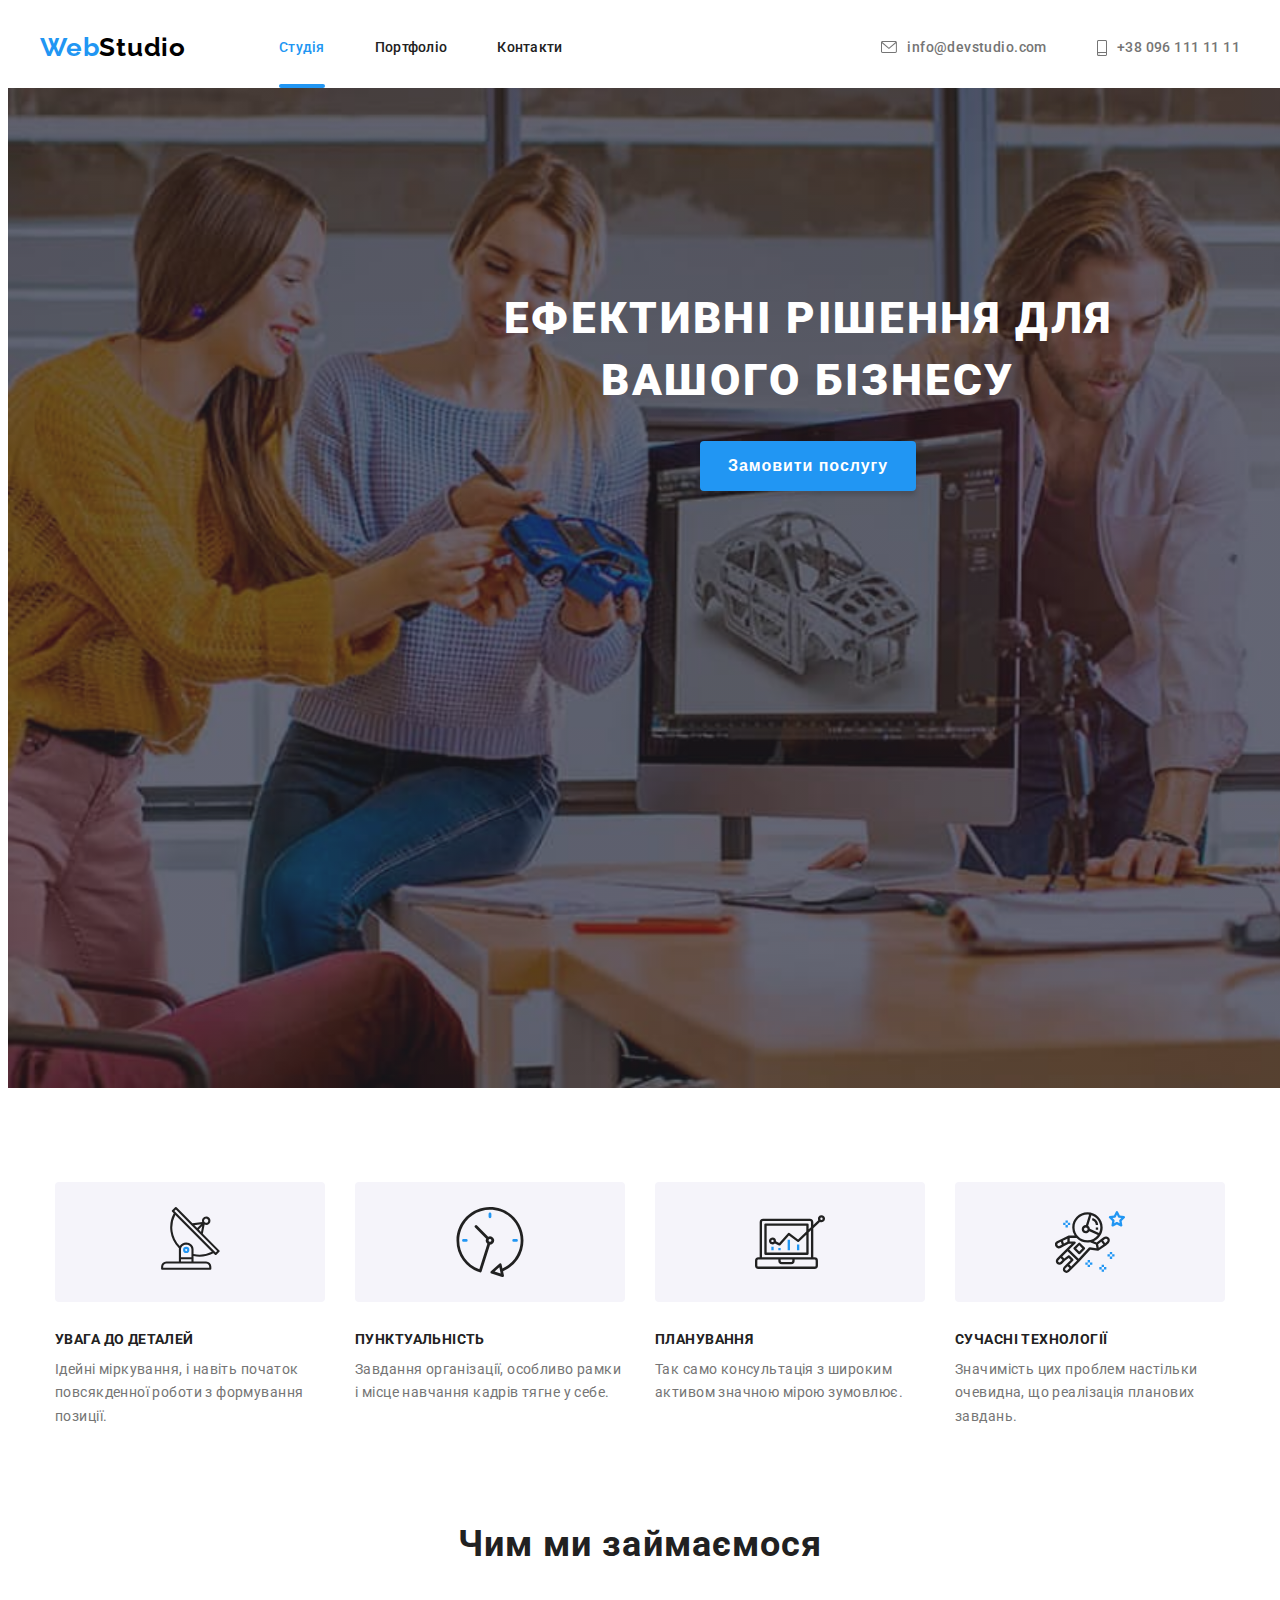
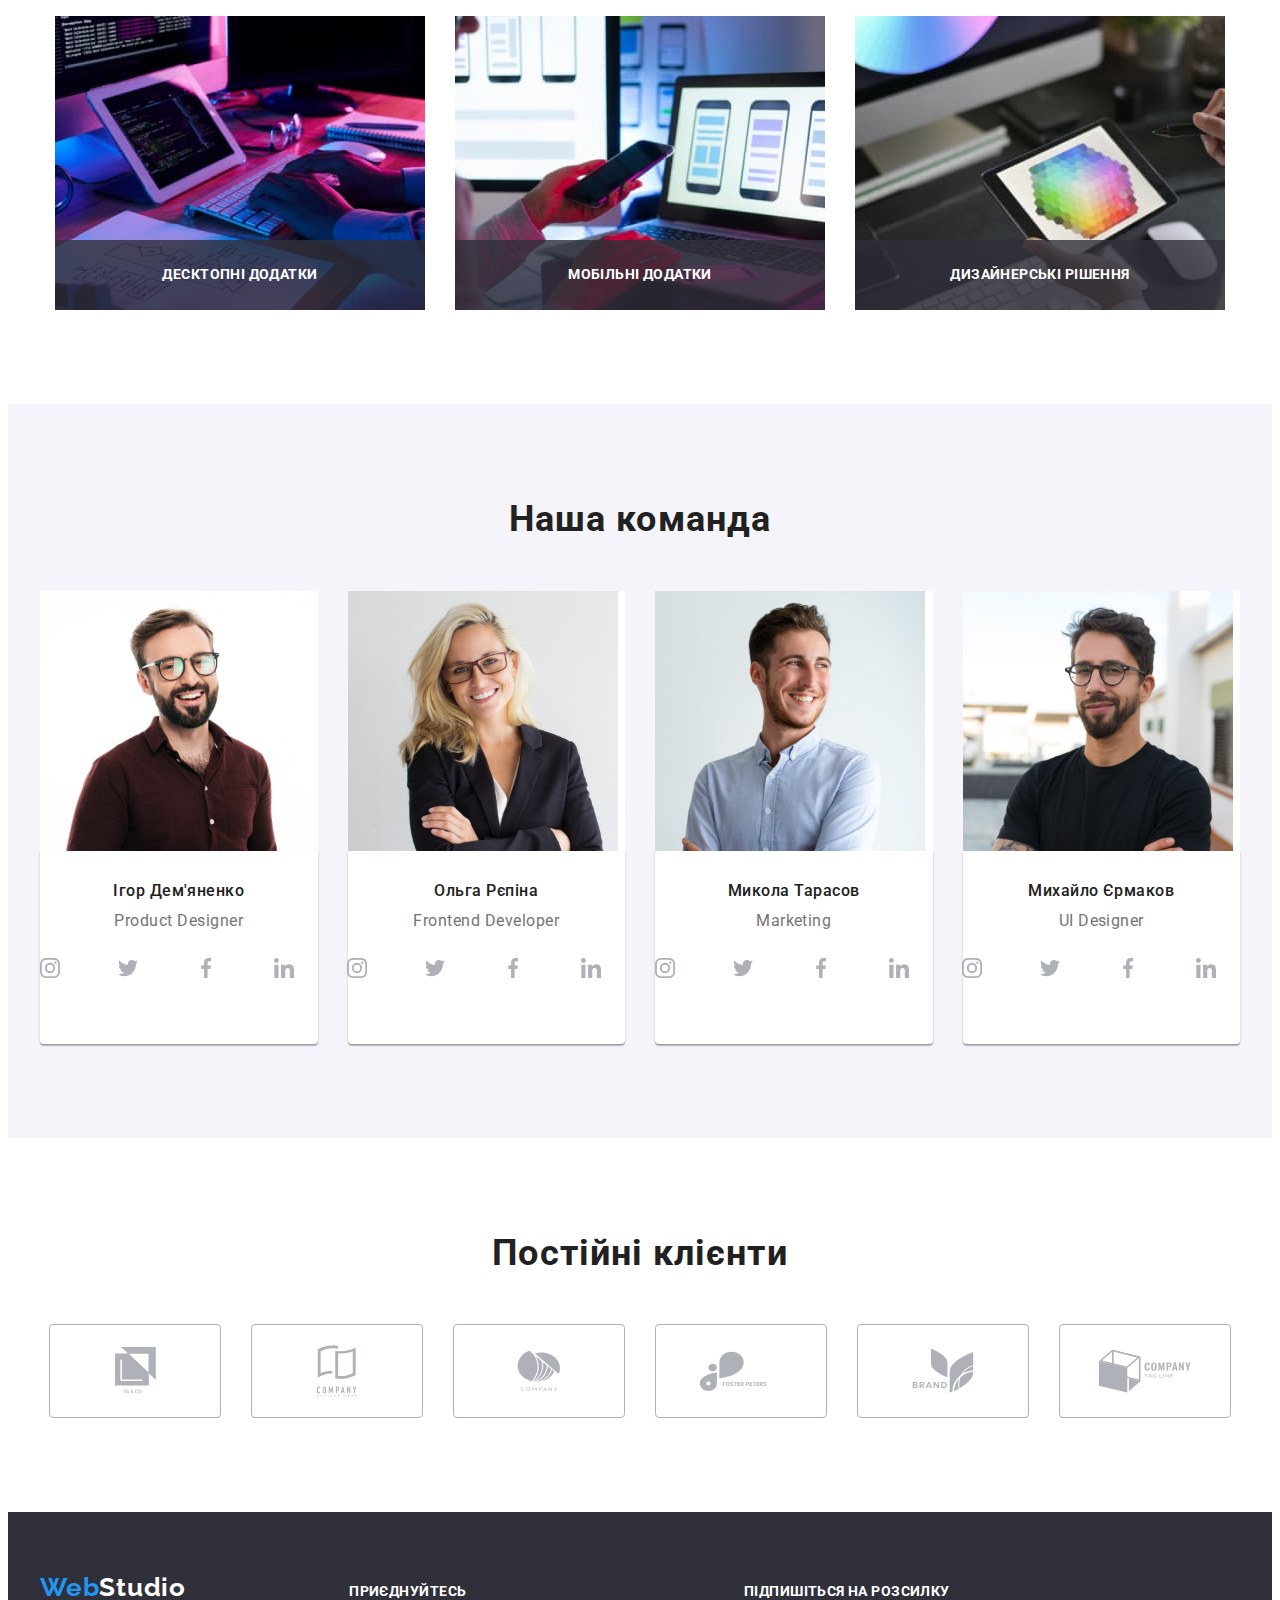
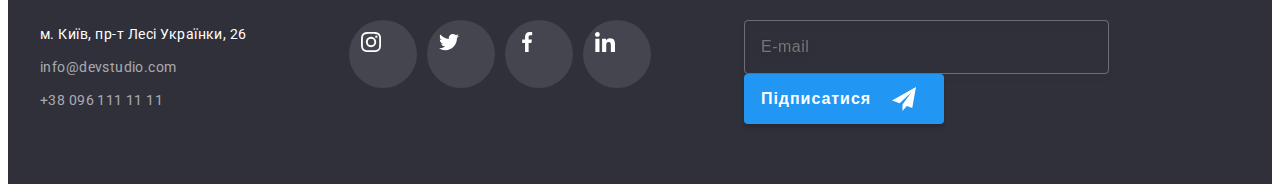
<file: index.html>
<!DOCTYPE html>
<html lang="uk">
<head>
    <meta charset="UTF-8">
    <meta http-equiv="X-UA-Compatible" content="IE=edge">
    <meta name="viewport" content="width=device-width, initial-scale=1.0">
    <title>Студія</title>

    <link rel="stylesheet" href="https://cdnjs.cloudflare.com/ajax/libs/modern-normalize/1.1.0/modern-normalize.min.css"
        integrity="sha512-wpPYUAdjBVSE4KJnH1VR1HeZfpl1ub8YT/NKx4PuQ5NmX2tKuGu6U/JRp5y+Y8XG2tV+wKQpNHVUX03MfMFn9Q=="
        crossorigin="anonymous" referrerpolicy="no-referrer">
    <link rel="preconnect" href="https://fonts.googleapis.com">
    <link rel="preconnect" href="https://fonts.gstatic.com" crossorigin>
    <link href="https://fonts.googleapis.com/css2?family=Raleway:wght@700&family=Roboto:wght@400;500;700;900&display=swap"
        rel="stylesheet">
    <link rel="stylesheet" href="./css/main.min.css">
</head>
<body>
    <!-- Шапка сторінки -->
    <header class="header-container">
        <div class="container header-wrap">
            <a href="/" lang="en" class="logo">Web<span class="logo__item--black">Studio</span></a>
            <nav>
                <ul class="nav">
                    <li><a class="nav__link nav__link--current" href="./">Студія</a></li>
                    <li><a class="nav__link" href="./portfolio.html">Портфоліо</a></li>
                    <li><a class="nav__link" href="">Контакти</a></li>
                </ul>
            </nav>
            <ul class="header-contacts">
                <li><a href="mailto:info@devstudio.com" class="header-contacts__link">
                    <svg aria-label="конверт" class="header-contacts__icon-envelope" width="16px" height="12px">
                        <use href="./images/sprite.svg#envelope"></use>
                    </svg>
                    info@devstudio.com</a>
                </li>
                <li><a href="tel:+380961111111" class="header-contacts__link">
                        <svg aria-label="смартфон" class="header-contacts__icon-smartphone" width="10px" height="16px">
                            <use href="./images/sprite.svg#smartphone"></use>
                        </svg>
                        +38 096 111 11 11
                    </a>
                </li>
            </ul>
        </div>
    </header>

    <main>
        <!-- Герой-->
        <section class="hero-container">
            <div class="container">
                <h1 class="container__hero-title">Ефективні рішення для<br>вашого бізнесу</h1>
                <button type="button" class="button button--wide" data-modal-open>Замовити послугу</button>
                <!-- Модальне вікно-->
                <div class="backdrop is-hidden" data-modal>
                    <div class="modal">
                        <button type="button" class="modal__close-btn" data-modal-close>
                            <svg aria-label="закрити" width="11px" height="11px">
                                <use href="./images/sprite.svg#close-modal-button"></use>
                            </svg>
                        </button>
                        <form name="application-form" class="application-form" autocomplete="off">
                            <p class="application-form__header">Залиште свої дані, ми вам передзвонимо</p>
                            <label class="application-form__label">
                                <span class="application-form__label-text">Ім'я</span>
                                <span class="application-form__input-wrapper">
                                    <input type="text" class="application-form__input" name="username" autofocus required>
                                    <svg aria-label="людина" class="application-form__icon" width="18px" height="18px">
                                        <use href="./images/sprite.svg#modal-icon-person"></use>
                                    </svg>
                                </span>
                            </label>
                            <label class="application-form__label">
                                <span class="application-form__label-text">Телефон</span>
                                <span class="application-form__input-wrapper">
                                    <input type="tel" class="application-form__input" name="phone" required>
                                    <svg aria-label="слухавка телефону" class="application-form__icon" width="18px" height="18px">
                                        <use href="./images/sprite.svg#modal-icon-phone"></use>
                                    </svg>
                                </span>
                            </label>
                            <label class="application-form__label"> 
                                <span class="application-form__label-text">Пошта</span>
                                <span class="application-form__input-wrapper">
                                    <input type="email" class="application-form__input" name="email" required/>
                                    <svg aria-label="конверт" class="application-form__icon" width="18px" height="18px">
                                        <use href="./images/sprite.svg#modal-icon-email"></use>
                                    </svg>
                                </span>
                            </label>
                            <label class="application-form__label">
                                <span class="application-form__label-text">Коментар</span>
                                <textarea name="form-comment" class="application-form__comment" placeholder="Введіть текст"></textarea>
                            </label>
                            <label class="application-form__label-terms">
                                <input type="checkbox" name="application-form-checkbox" value="accept" class="application-form__checkbox"/>Погоджуюся з розсилкою та приймаю <a href="" class="application-form__agreement-link">Умови договору</a>
                                <svg aria-label="мітка" class="application-form__checkbox-icon" width="16px" height="15px">
                                    <use href="./images/sprite.svg#application-form-checkbox-icon"></use>
                                </svg>
                            </label>
                            <button type="submit" class="button button--narrow">Відправити</button>
                        </form>
                    </div>
                </div>
            </div>
        </section>

            <!-- Переваги студії -->
        <section class="advant-container">
            <div class="container">
                <h2 hidden>Цінності студії</h2>
                <ul class="advant-list">
                    <li class="advant-list__item">
                        <div class="advant-list__icon-wrap">
                        <svg aria-label="антена" width="70px" height="70px">
                            <use href="./images/sprite.svg#antenna"></use>
                        </svg>
                        </div>
                        <h2 class="advant-list__title">УВАГА ДО ДЕТАЛЕЙ</h2>
                        <p class="advant-list__desc">Ідейні міркування, і навіть початок повсякденної роботи з формування позиції.</p>
                    </li>
                    <li class="advant-list__item">
                        <div class="advant-list__icon-wrap">
                            <svg aria-label="годинник" width="70px" height="70px">
                                <use href="./images/sprite.svg#clock"></use>
                            </svg>
                        </div>
                        <h2 class="advant-list__title">ПУНКТУАЛЬНІСТЬ</h2>
                        <p class="advant-list__desc">Завдання організації, особливо рамки і місце навчання кадрів тягне у себе.</p>
                    </li>
                    <li class="advant-list__item">
                        <div class="advant-list__icon-wrap">
                            <svg aria-label="діаграма" width="70px" height="70px">
                                <use href="./images/sprite.svg#diagram"></use>
                            </svg>
                        </div>    
                        <h2 class="advant-list__title">ПЛАНУВАННЯ</h2>
                        <p class="advant-list__desc">Так само консультація з широким активом значною мірою зумовлює.</p>
                    </li>
                    <li class="advant-list__item">
                        <div class="advant-list__icon-wrap">
                            <svg aria-label="астронавт" width="70px" height="70px">
                                <use href="./images/sprite.svg#astronaut"></use>
                            </svg>
                        </div>
                        <h2 class="advant-list__title">СУЧАСНІ ТЕХНОЛОГІЇ</h2>
                        <p class="advant-list__desc">Значимість цих проблем настільки очевидна, що реалізація планових завдань.</p>
                    </li>
                </ul>
            </div>
        </section>

            <!-- Напрями діяльності студії -->
        <section class="activities-container">
            <div class="container">
                <h2 class="container__activities-section-title">Чим ми займаємося</h2>
                <ul class="activities-list">
                    <li class="activities-list__item">
                        <img src="./images/typing-on-a-keyboard-1.jpg" alt="typing-on-a-keyboard" width="370">
                        <div class="activities-list__overley">Десктопні додатки</div>
                    </li>
                    <li class="activities-list__item">
                        <img src="./images/working-on-a-notebook-2.jpg" alt="working-on-a-notebook" width="370">
                        <div class="activities-list__overley">Мобільні додатки</div>
                    </li>
                    <li class="activities-list__item">
                        <img src="./images/working-on-a-tablet-3.jpg" alt="working-on-a-tablet" width="370">
                        <div class="activities-list__overley">Дизайнерські рішення</div>
                    </li>
                </ul>
            </div>
        </section>

        <!-- Команда студії -->
        <section class="team-container">
            <div class="container">
                <h2 class="container__team-section-title">Наша команда</h2>
                <ul class="team-list">
                    <li class="team-list__item">
                        <img class="team-list__image" src="./images/team-card-1.jpg" alt="team-card-1" width="270">
                        <div class="team-list__meta">
                            <h3 class="team-list__name">Ігор Дем'яненко</h3>
                            <p class="team-list__position">Product Designer</p>
                            <ul class="soc-list">
                                <li class="soc-list__item">
                                    <a href="" class="soc-list__link soc-list__link--light-bgr">
                                        <svg aria-label="instagram" class="icon-instagram" width="20px" height="20px">
                                            <use href="./images/sprite.svg#instagram"></use>
                                        </svg>
                                    </a>
                                </li>
                                <li class="soc-list__item">
                                    <a href="" class="soc-list__link soc-list__link--light-bgr">
                                        <svg aria-label="twitter" class="icon-twitter" width="20px" height="20px">
                                            <use href="./images/sprite.svg#twitter"></use>
                                        </svg>
                                    </a>
                                </li>
                                <li class="soc-list__item">
                                    <a href="" class="soc-list__link soc-list__link--light-bgr">
                                        <svg aria-label="facebook" class="icon-facebook" width="20px" height="20px">
                                            <use href="./images/sprite.svg#facebook"></use>
                                        </svg>
                                    </a>
                                </li>
                                <li class="soc-list__item">
                                    <a href="" class="soc-list__link soc-list__link--light-bgr">
                                        <svg aria-label="linkedin" class="icon-linkedin" width="20px" height="20px">
                                            <use href="./images/sprite.svg#linkedin"></use>
                                        </svg>
                                    </a>
                                </li>
                            </ul>
                        </div>
                    </li>
                    <li class="team-list__item">
                        <img class="team-list__image" src="./images/team-card-2.jpg" alt="team-card-2" width="270">
                        <div class="team-list__meta">
                            <h3 class="team-list__name">Ольга Рєпіна</h3>
                            <p class="team-list__position">Frontend Developer</p>
                            <ul class="soc-list">
                                <li class="soc-list__item">
                                    <a href="" class="soc-list__link soc-list__link--light-bgr">
                                        <svg aria-label="instagram" class="icon-instagram" width="20px" height="20px">
                                            <use href="./images/sprite.svg#instagram"></use>
                                        </svg>
                                    </a>
                                </li>
                                <li class="soc-list__item">
                                    <a href="" class="soc-list__link soc-list__link--light-bgr">
                                        <svg aria-label="twitter" class="icon-twitter" width="20px" height="20px">
                                            <use href="./images/sprite.svg#twitter"></use>
                                        </svg>
                                    </a>
                                </li>
                                <li class="soc-list__item">
                                    <a href="" class="soc-list__link soc-list__link--light-bgr">
                                        <svg aria-label="facebook" class="icon-facebook" width="20px" height="20px">
                                            <use href="./images/sprite.svg#facebook"></use>
                                        </svg>
                                    </a>
                                </li>
                                <li class="soc-list__item">
                                    <a href="" class="soc-list__link soc-list__link--light-bgr">
                                        <svg aria-label="linkedin" class="icon-linkedin" width="20px" height="20px">
                                            <use href="./images/sprite.svg#linkedin"></use>
                                        </svg>
                                    </a>
                                </li>
                            </ul>
                        </div>
                    </li>
                    <li class="team-list__item">
                        <img class="team-list__image" src="./images/team-card-3.jpg" alt="team-card-3" width="270">
                        <div class="team-list__meta">
                            <h3 class="team-list__name">Микола Тарасов</h3>
                            <p class="team-list__position">Marketing</p>
                            <ul class="soc-list">
                                <li class="soc-list__item">
                                    <a href="" class="soc-list__link soc-list__link--light-bgr">
                                        <svg aria-label="instagram" class="icon-instagram" width="20px" height="20px">
                                            <use href="./images/sprite.svg#instagram"></use>
                                        </svg>
                                    </a>
                                </li>
                                <li class="soc-list__item">
                                    <a href="" class="soc-list__link soc-list__link--light-bgr">
                                        <svg aria-label="twitter" class="icon-twitter" width="20px" height="20px">
                                            <use href="./images/sprite.svg#twitter"></use>
                                        </svg>
                                    </a>
                                </li>
                                <li class="soc-list__item">
                                    <a href="" class="soc-list__link soc-list__link--light-bgr">
                                        <svg aria-label="facebook" class="icon-facebook" width="20px" height="20px">
                                            <use href="./images/sprite.svg#facebook"></use>
                                        </svg>
                                    </a>
                                </li>
                                <li class="soc-list__item">
                                    <a href="" class="soc-list__link soc-list__link--light-bgr">
                                        <svg aria-label="linkedin" class="icon-linkedin" width="20px" height="20px">
                                            <use href="./images/sprite.svg#linkedin"></use>
                                        </svg>
                                    </a>
                                </li>
                            </ul>
                        </div>
                    </li>
                    <li class="team-list__item">
                        <img class="team-list__image" src="./images/team-card-4.jpg" alt="team-card-4" width="270">
                        <div class="team-list__meta">
                            <h3 class="team-list__name">Михайло Єрмаков</h3>
                            <p class="team-list__position">UI Designer</p>
                            <ul class="soc-list">
                                <li class="soc-list__item">
                                    <a href="" class="soc-list__link soc-list__link--light-bgr">
                                        <svg aria-label="instagram" class="icon-instagram" width="20px" height="20px">
                                            <use href="./images/sprite.svg#instagram"></use>
                                        </svg>
                                    </a>
                                </li>
                                <li class="soc-list__item">
                                    <a href="" class="soc-list__link soc-list__link--light-bgr">
                                        <svg aria-label="twitter" class="icon-twitter" width="20px" height="20px">
                                            <use href="./images/sprite.svg#twitter"></use>
                                        </svg>
                                    </a>
                                </li>
                                <li class="soc-list__item">
                                    <a href="" class="soc-list__link soc-list__link--light-bgr"> 
                                        <svg aria-label="facebook" class="icon-facebook" width="20px" height="20px">
                                            <use href="./images/sprite.svg#facebook"></use>
                                        </svg>
                                    </a>
                                </li>
                                <li class="soc-list__item">
                                    <a href="" class="soc-list__link soc-list__link--light-bgr">
                                        <svg aria-label="linkedin" class="icon-linkedin" width="20px" height="20px">
                                            <use href="./images/sprite.svg#linkedin"></use>
                                        </svg>
                                    </a>
                                </li>
                            </ul>
                        </div>
                    </li>
                </ul>
            </div>
        </section>
        <!-- Постійні клієнти -->
        <section class="clients-container">
            <div class="container">
                <h2 class="container__clients-section-title">Постійні клієнти</h2>
                <ul class="clients-list">
                    <li class="clients-list__item">
                        <a href="" class="clients-list__link">
                            <svg aria-label="YA & CO" class="icon-client1" width="41px" height="46.7px">
                                <use href="./images/sprite.svg#client-1"></use>
                            </svg>
                        </a>
                    </li>
                    <li class="clients-list__item">
                        <a href="" class="clients-list__link">
                            <svg aria-label="Company Tagline Here" class="icon-client2" width="40px" height="52px">
                                <use href="./images/sprite.svg#client-2"></use>
                            </svg>
                        </a>
                    </li>
                    <li class="clients-list__item">
                        <a href="" class="clients-list__link">
                            <svg aria-label="Company" class="icon-client3" width="43.46px" height="41.18px">
                                <use href="./images/sprite.svg#client-3"></use>
                            </svg>
                        </a>
                    </li>
                    <li class="clients-list__item">
                        <a href="" class="clients-list__link">
                            <svg aria-label="FOSTER PETERS" class="icon-client4" width="84.44px" height="40.62px">
                                <use href="./images/sprite.svg#client-4"></use>
                            </svg>
                        </a>
                    </li>
                    <li class="clients-list__item">
                        <a href="" class="clients-list__link">
                            <svg aria-label="Brand" class="icon-client5" width="62.54px" height="45.43px">
                                <use href="./images/sprite.svg#client-5"></use>
                            </svg>
                        </a>
                    </li>
                    <li class="clients-list__item">
                        <a href="" class="clients-list__link">
                            <svg aria-label="Company Tag Line" class="icon-client6" width="93.79px" height="43.93px">
                                <use href="./images/sprite.svg#client-6"></use>
                            </svg>
                        </a>
                    </li>
                </ul>
            </div>
        </section>
    </main>
    <!-- Підвал сторінки -->
    <footer class="footer-container">
        <div class="container footer-wrap">
            <div>
                <a href="/" lang="en" class="logo">Web<span class="logo__item--white">Studio</span></a>
                <address class="address-wrap">
                    <ul class="footer-contacts">
                        <li><a href="https://goo.gl/maps/rDy1vXwuBz4z4Ud97" class="footer-contacts__address-link">м. Київ, пр-т Лесі Українки, 26</a>
                        </li>
                        <li><a href="mailto:info@devstudio.com" class="footer-contacts__link">info@devstudio.com</a></li>
                        <li><a href="tel:+380961111111" class="footer-contacts__link">+38 096 111 11 11</a></li>
                    </ul>
                </address>
            </div>
            <div class="soc-wrap">
                <p class="soc-wrap__text">приєднуйтесь</p>
                <ul class="soc-list">
                    <li>
                        <a href="" class="soc-list__link soc-list__link--dark-bgr">
                            <svg aria-label="instagram" class="icon-instagram" width="20px" height="20px">
                                <use href="./images/sprite.svg#instagram"></use>
                            </svg>
                        </a>
                    </li>
                    <li>
                        <a href="" class="soc-list__link soc-list__link--dark-bgr">
                            <svg aria-label="twitter" class="icon-twitter" width="20px" height="20px">
                                <use href="./images/sprite.svg#twitter"></use>
                            </svg>
                        </a>
                    </li>
                    <li>
                        <a href="" class="soc-list__link soc-list__link--dark-bgr">
                            <svg aria-label="facebook" class="icon-facebook" width="20px" height="20px">
                                <use href="./images/sprite.svg#facebook"></use>
                            </svg>
                        </a>
                    </li>
                    <li>
                        <a href="" class="soc-list__link soc-list__link--dark-bgr">
                            <svg aria-label="linkedin" class="icon-linkedin" width="20px" height="20px">
                                <use href="./images/sprite.svg#linkedin"></use>
                            </svg>
                        </a>
                    </li>
                </ul>
            </div>
            <div class="signup-form">
                <form name="signup-form" autocomplete="off">
                    <p class="signup-form__text">Підпишіться на розсилку</p>
                    <label class="signup-form__label">
                        <input type="email" name="email" placeholder="E-mail" class="signup-form__input">
                    </label>
                    <div class="signup-form__btn-wrap">
                    <button type="submit" class="signup-form__btn">Підписатися</button>
                    <svg aria-label="паперовий літачок" class="signup-form__btn-icon" width="24px" height="24px">
                        <use href="./images/sprite.svg#icon-send"></use>
                    </svg> 
                    </div>
                </form>
            </div>
        </div>
    </footer>
    <script src="./js/modal.js"></script>
</body>
</html>
</file>
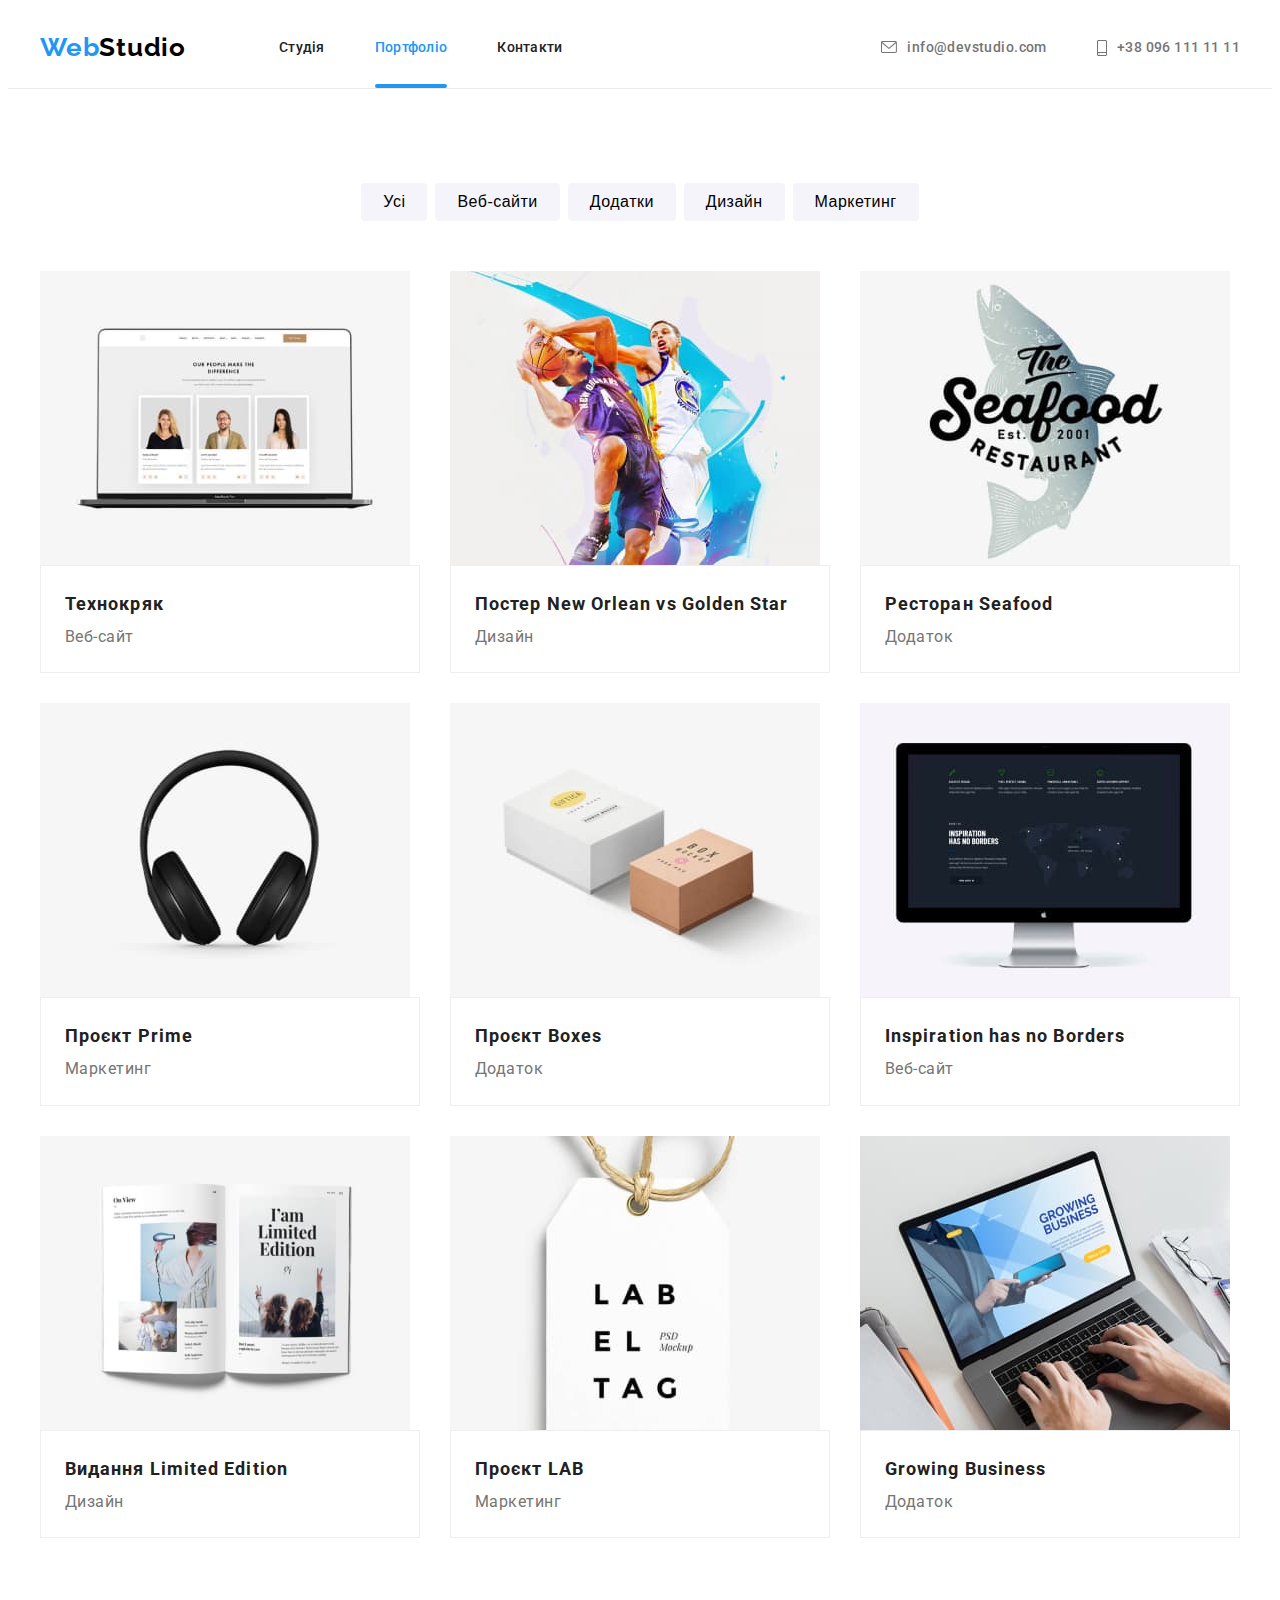
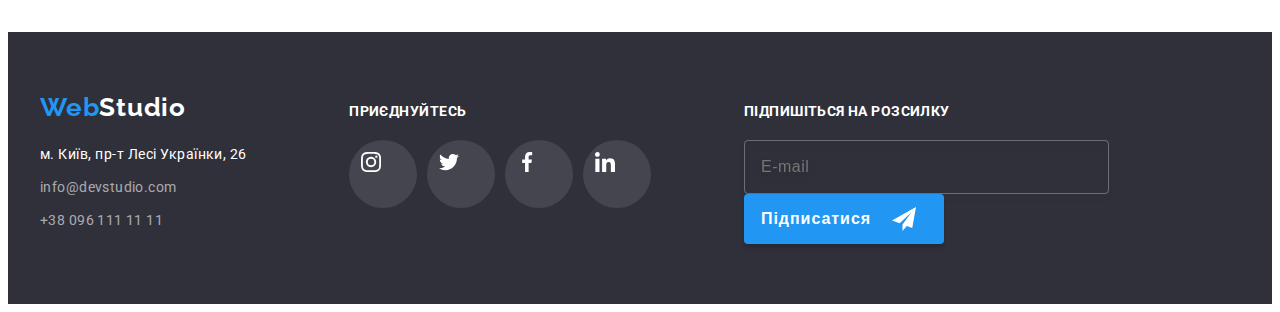
<file: portfolio.html>
<!DOCTYPE html>
<html lang="uk">
<head>
    <meta charset="UTF-8">
    <meta http-equiv="X-UA-Compatible" content="IE=edge">
    <meta name="viewport" content="width=device-width, initial-scale=1.0">
    <title>Портфоліо</title>
    <link rel="stylesheet" href="https://cdnjs.cloudflare.com/ajax/libs/modern-normalize/1.1.0/modern-normalize.min.css"
        integrity="sha512-wpPYUAdjBVSE4KJnH1VR1HeZfpl1ub8YT/NKx4PuQ5NmX2tKuGu6U/JRp5y+Y8XG2tV+wKQpNHVUX03MfMFn9Q=="
        crossorigin="anonymous" referrerpolicy="no-referrer">
    <link rel="preconnect" href="https://fonts.googleapis.com">
    <link rel="preconnect" href="https://fonts.gstatic.com" crossorigin>
    <link href="https://fonts.googleapis.com/css2?family=Raleway:wght@700&family=Roboto:wght@400;500;700;900&display=swap"
        rel="stylesheet">
    <link rel="stylesheet" href="./css/main.min.css">
</head>
<body>
    <!-- Шапка сторінки -->
    <header class="header-container portfolio-header">
        <div class="container header-wrap">
            <a href="/" lang="en" class="logo">Web<span class="logo__item--black">Studio</span></a>
            <nav>
                <ul class="nav">
                    <li><a class="nav__link" href="./index.html">Студія</a></li>
                    <li><a class="nav__link nav__link--current" href="">Портфоліо</a></li>
                    <li><a class="nav__link" href="">Контакти</a></li>
                    </ul>
            </nav>
            <ul class="header-contacts">
                <li><a href="mailto:info@devstudio.com" class="header-contacts__link">
                    <svg aria-label="конверт" class="header-contacts__icon-envelope" width="16px" height="12px">
                        <use href="./images/sprite.svg#envelope"></use>
                    </svg>
                    info@devstudio.com</a>
                </li>
                <li><a href="tel:+380961111111" class="header-contacts__link">
                    <svg aria-label="смартфон" class="header-contacts__icon-smartphone" width="10px" height="16px">
                        <use href="./images/sprite.svg#smartphone"></use>
                    </svg>
                    +38 096 111 11 11</a>
                </li>
            </ul>
        </div>
    </header>
    <main>
        <section class="main-container">
            <div class="container">
                <!-- Кнопки -->
                <ul class="portfolio-btn-list">
                    <li>
                        <button type="button" class="portfolio-btn-list__item">Усі</button>
                    </li>
                    <li>
                        <button type="button" class="portfolio-btn-list__item">Веб-сайти</button>
                    </li>
                    <li>
                        <button type="button" class="portfolio-btn-list__item">Додатки</button>
                    </li>
                    <li>
                        <button type="button" class="portfolio-btn-list__item">Дизайн</button>
                    </li>
                    <li>
                        <button type="button" class="portfolio-btn-list__item">Маркетинг</button>
                    </li>
                </ul>
                <!-- Проекти -->
                <div class="projects-container">
                    <ul class="projects-set">
                        <li class="projects-set__item">
                            <div class="project-item-visual">
                                <img class="project-item-visual__image" src="./images/notebook-screen.jpg" alt="екран ноутбука" width="370">
                                <div class="project-item-visual__overley">
                                    <p>Ресурс пропонує комплексні пропозиції з різним рівнем функціоналу та сервісів. Все це дозволить відвідувачу отримати
                                    вичерпні відомості про компанію чи приватну особу.</p>
                                </div>
                            </div>
                            <div class="project-item-meta">
                                <h1 class="project-item-meta__title">Технокряк</h1>
                                <p class="project-item-meta__text">Веб-сайт</p>
                            </div>
                        </li>
                        <li class="projects-set__item">
                            <div class="project-item-visual">
                                <img class="project-item-visual__image" src="./images/2-basketboll-players.jpg" alt="постер з 2-ма баскетболістами" width="370">
                                <div class="project-item-visual__overley">
                                    <p>Ресурс пропонує комплексні пропозиції з різним рівнем функціоналу та сервісів. Все це дозволить відвідувачу
                                    отримати вичерпні відомості про компанію чи приватну особу.</p>
                                </div>
                            </div>
                            <div class="project-item-meta">
                                <h1 class="project-item-meta__title">Постер New Orlean vs Golden Star</h1>
                                <p class="project-item-meta__text">Дизайн</p>
                            </div>
                        </li>
                        <li class="projects-set__item">
                            <div class="project-item-visual">
                                <img class="project-item-visual__image" src="./images/seafood-restorant-poster.jpg" alt="емблема ресторана з рибою" width="370">
                                <div class="project-item-visual__overley">
                                    <p>Ресурс пропонує комплексні пропозиції з різним рівнем функціоналу та сервісів. Все це дозволить відвідувачу
                                        отримати вичерпні відомості про компанію чи приватну особу.</p>
                                </div>
                            </div>
                            <div class="project-item-meta">
                                <h1 class="project-item-meta__title">Ресторан Seafood</h1>
                                <p class="project-item-meta__text">Додаток</p>
                            </div>
                        </li>
                        <li class="projects-set__item">
                            <div class="project-item-visual">
                                <img class="project-item-visual__image" src="./images/headphones.jpg" alt="навушники" width="370">
                                <div class="project-item-visual__overley">
                                    <p>Ресурс пропонує комплексні пропозиції з різним рівнем функціоналу та сервісів. Все це дозволить відвідувачу
                                    отримати вичерпні відомості про компанію чи приватну особу.</p>
                                </div>
                            </div>
                            <div class="project-item-meta">
                                <h1 class="project-item-meta__title">Проєкт Prime</h1>
                                <p class="project-item-meta__text">Маркетинг</p>
                            </div>
                        </li>
                        <li class="projects-set__item">
                            <div class="project-item-visual">
                                <img class="project-item-visual__image" src="./images/boxes.jpg" alt="коробки" width="370">
                                <div class="project-item-visual__overley">
                                    <p>Ресурс пропонує комплексні пропозиції з різним рівнем функціоналу та сервісів. Все це дозволить відвідувачу
                                        отримати вичерпні відомості про компанію чи приватну особу.</p>
                                </div>
                            </div>
                            <div class="project-item-meta">
                                <h1 class="project-item-meta__title">Проєкт Boxes</h1>
                                <p class="project-item-meta__text">Додаток</p>
                            </div>
                        </li>
                        <li class="projects-set__item">
                            <div class="project-item-visual">
                                <img class="project-item-visual__image" src="./images/computer-screen.jpg" alt="монітор" width="370">
                                <div class="project-item-visual__overley">
                                    <p>Ресурс пропонує комплексні пропозиції з різним рівнем функціоналу та сервісів. Все це дозволить відвідувачу
                                        отримати вичерпні відомості про компанію чи приватну особу.</p>
                                </div>
                            </div>
                            <div class="project-item-meta">
                                <h1 class="project-item-meta__title">Inspiration has no Borders</h1>
                                <p class="project-item-meta__text">Веб-сайт</p>
                            </div>
                        </li>    
                        <li class="projects-set__item">
                            <div class="project-item-visual">
                                <img class="project-item-visual__image" src="./images/magazine.jpg" alt="журнал" width="370">
                                <div class="project-item-visual__overley">
                                <p>Ресурс пропонує комплексні пропозиції з різним рівнем функціоналу та сервісів. Все це дозволить відвідувачу
                                    отримати вичерпні відомості про компанію чи приватну особу.</p>
                                </div>
                            </div>
                            <div class="project-item-meta">
                                <h1 class="project-item-meta__title">Видання Limited Edition</h1>
                                <p class="project-item-meta__text">Дизайн</p>
                            </div>
                        </li>   
                        <li class="projects-set__item">
                            <div class="project-item-visual">
                                <img class="project-item-visual__image" src="./images/label.jpg" alt="лейбл" width="370">
                                <div class="project-item-visual__overley">
                                    <p>Ресурс пропонує комплексні пропозиції з різним рівнем функціоналу та сервісів. Все це дозволить відвідувачу
                                        отримати вичерпні відомості про компанію чи приватну особу.</p>
                                </div>
                            </div>
                            <div class="project-item-meta">
                                <h1 class="project-item-meta__title">Проєкт LAB</h1>
                                <p class="project-item-meta__text">Маркетинг</p>
                            </div>
                        </li>    
                        <li class="projects-set__item">
                            <div class="project-item-visual">
                                <img class="project-item-visual__image" src="./images/typing-on-a-notebook.jpg" alt="ноутбук" width="370">
                                <div class="project-item-visual__overley">
                                    <p>Ресурс пропонує комплексні пропозиції з різним рівнем функціоналу та сервісів. Все це дозволить відвідувачу
                                        отримати вичерпні відомості про компанію чи приватну особу.</p>
                                </div>
                            </div>
                            <div class="project-item-meta">
                                <h1 class="project-item-meta__title">Growing Business</h1>
                                <p class="project-item-meta__text">Додаток</p>
                            </div>
                        </li>
                    </ul>
                </div>
            </div>
        </section>
    </main>
    <!-- Підвал сторінки -->
    <footer class="footer-container">
        <div class="container footer-wrap">
            <div>
                <a href="/" lang="en" class="logo">Web<span class="logo__item--white">Studio</span></a>
                <address class="address-wrap">
                    <ul class="footer-contacts">
                        <li><a href="https://goo.gl/maps/rDy1vXwuBz4z4Ud97" class="footer-contacts__address-link">м. Київ, пр-т Лесі Українки, 26</a></li>
                        <li><a href="mailto:info@devstudio.com" class="footer-contacts__link">info@devstudio.com</a></li>
                        <li><a href="tel:+380961111111" class="footer-contacts__link">+38 096 111 11 11</a></li>
                    </ul>
                </address>
            </div>
            <div class="soc-wrap">
                <p class="soc-wrap__text">приєднуйтесь</p>
                <ul class="soc-list">
                    <li>
                        <a href="" class="soc-list__link soc-list__link--dark-bgr">
                            <svg aria-label="instagram" class="icon-instagram" width="20px" height="20px">
                                <use href="./images/sprite.svg#instagram"></use>
                            </svg>
                        </a>
                    </li>
                    <li>
                        <a href="" class="soc-list__link soc-list__link--dark-bgr">
                            <svg aria-label="twitter" class="icon-twitter" width="20px" height="20px">
                                <use href="./images/sprite.svg#twitter"></use>
                            </svg>
                        </a>
                    </li>
                    <li>
                        <a href="" class="soc-list__link soc-list__link--dark-bgr">
                            <svg aria-label="facebook" class="icon-facebook" width="20px" height="20px">
                                <use href="./images/sprite.svg#facebook"></use>
                            </svg>
                        </a>
                    </li>
                    <li>
                        <a href="" class="soc-list__link soc-list__link--dark-bgr">
                            <svg aria-label="linkedin" class="icon-linkedin" width="20px" height="20px">
                                <use href="./images/sprite.svg#linkedin"></use>
                            </svg>
                        </a>
                    </li>
                </ul>
            </div>
            <div class="signup-form">
                <form name="signup-form" autocomplete="off">
                    <p class="signup-form__text">Підпишіться на розсилку</p>
                    <label class="signup-form__label">
                        <input type="email" name="email" placeholder="E-mail" class="signup-form__input">
                    </label>
                    <div class="signup-form__btn-wrap">
                        <button type="submit" class="signup-form__btn">Підписатися</button>
                        <svg aria-label="паперовий літачок" class="signup-form__btn-icon" width="24px" height="24px">
                            <use href="./images/sprite.svg#icon-send"></use>
                        </svg>
                    </div>
                </form>
            </div>
        </div>
    </footer>
</body>
</html>
</file>
<file: css/main.min.css>
:root {
    --primary-bg-color: #F5F5F5;
    --secondary-bg-color: #F5F4FA;
    --tertiary-bg-and-text-color: #FFFFFF;
    --primary-accent-bg-and-text-color: #2196F3;
    --secondary-accent-bg-color: #188CE8;
    --primary-text-color: #212121;
    --secondary-text-color: #757575;
    --transition-timing-function: cubic-bezier(0.4, 0, 0.2, 1)
}

ul {
    list-style: none;
    margin: 0;
    padding: 0
}

a {
    text-decoration: none;
    font-style: normal;
    display: block
}

img {
    display: block
}

h1,
h2,
h3,
h4,
h5,
h6,
p {
    margin: 0
}

body {
    font-family: "Roboto", sans-serif;
    color: var(--primary-text-color);
    background-color: var(--tertiary-bg-and-text-color);
    letter-spacing: .03em
}

.container {
    width: 1200px;
    margin: 0 auto;
    padding-left: 15px;
    padding-right: 15px
}

.header-container {
    padding-top: 24px;
    padding-bottom: 25px
}

.header-wrap {
    display: flex;
    align-items: center
}

.portfolio-header {
    border-bottom: 1px solid #ececec
}

.nav {
    display: flex;
    gap: 50px
}

.nav__link {
    position: relative;
    color: var(--primary-text-color);
    transition: color 250ms var(--transition-timing-function);
    font-weight: 500;
    font-size: 14px;
    line-height: 1.1;
    letter-spacing: .02em
}

.nav__link:hover,
.nav__link:focus {
    color: var(--primary-accent-bg-and-text-color)
}

.nav__link--current {
    color: var(--primary-accent-bg-and-text-color)
}

.nav__link--current::after {
    position: absolute;
    left: 0;
    bottom: -33px;
    content: "";
    display: block;
    width: 100%;
    height: 4px;
    background-color: var(--primary-accent-bg-and-text-color);
    border-radius: 2px;
    opacity: 1;
    transition: opacity 250ms var(--transition-timing-function)
}

.header-contacts {
    display: flex;
    gap: 50px;
    margin-left: auto
}

.header-contacts__link {
    display: flex;
    align-items: center;
    color: var(--secondary-text-color);
    transition: color 250ms var(--transition-timing-function);
    font-weight: 500;
    font-size: 14px;
    line-height: 1.1;
    letter-spacing: .03em;
    font-weight: 500;
    font-size: 14px;
    line-height: 1.1
}

.header-contacts__link:hover,
.header-contacts__link:focus {
    color: var(--primary-accent-bg-and-text-color)
}

.header-contacts__icon-envelope {
    fill: currentColor;
    margin-right: 10px
}

.header-contacts__icon-envelope:hover,
.header-contacts__icon-envelope:focus {
    fill: var(--primary-accent-bg-and-text-color)
}

.header-contacts__icon-smartphone {
    fill: currentColor;
    margin-right: 10px
}

.header-contacts__icon-smartphone:hover,
.header-contacts__icon-smartphone:focus {
    fill: var(--primary-accent-bg-and-text-color)
}

.footer-container {
    padding-top: 60px;
    padding-bottom: 60px;
    background-color: #2f303a
}

.footer-wrap {
    display: flex;
    align-items: baseline
}

.address-wrap {
    margin-top: 20px
}

.footer-contacts__address-link {
    color: var(--tertiary-bg-and-text-color);
    font-weight: 400;
    font-size: 14px;
    line-height: 1.7
}

.footer-contacts__link {
    color: rgba(255, 255, 255, .6);
    transition: color 250ms var(--transition-timing-function);
    font-weight: 400;
    font-size: 14px;
    line-height: 1.7;
    letter-spacing: .03em;
    line-height: 1.7;
    padding-top: 9px
}

.footer-contacts__link:hover,
.footer-contacts__link:focus {
    color: var(--primary-accent-bg-and-text-color)
}

.soc-wrap {
    margin-left: 70px
}

.soc-wrap__text {
    font-weight: 700;
    font-size: 14px;
    line-height: 1.14;
    text-transform: uppercase;
    color: var(--tertiary-bg-and-text-color);
    padding-top: 12px;
    margin-bottom: 20px
}

.signup-form {
    margin-left: 93px;
    width: 100%
}

.signup-form__text {
    font-weight: 700;
    font-size: 14px;
    line-height: 1.14;
    letter-spacing: .03em;
    text-transform: uppercase;
    color: var(--tertiary-bg-and-text-color);
    margin-bottom: 20px
}

.signup-form__input {
    width: 345px;
    height: 50px;
    border: 1px solid rgba(255, 255, 255, .3);
    filter: drop-shadow(0px 4px 4px rgba(0, 0, 0, 0.15));
    border-radius: 4px;
    background-color: rgba(0, 0, 0, 0);
    padding-left: 16px;
    margin-right: 12px;
    color: rgba(255, 255, 255, .3);
    font-weight: 400;
    font-size: 16px;
    line-height: 1.25;
    letter-spacing: .03em;
    transition: outline-color 250ms var(--transition-timing-function), border-color 250ms var(--transition-timing-function)
}

.signup-form__input::-moz-placeholder {
    font-weight: 400;
    font-size: 16px;
    line-height: 1.25px
}

.signup-form__input:-ms-input-placeholder {
    font-weight: 400;
    font-size: 16px;
    line-height: 1.25px
}

.signup-form__input::placeholder {
    font-weight: 400;
    font-size: 16px;
    line-height: 1.25px
}

.signup-form__input:focus-within {
    border: none;
    outline: 1px solid rgba(255, 255, 255, .3)
}

.signup-form__btn-wrap {
    position: relative;
    width: 200px;
    height: 50px;
    display: inline-block
}

.signup-form__btn {
    width: 200px;
    height: 50px;
    box-shadow: 0px 4px 4px rgba(0, 0, 0, .15);
    border-radius: 4px;
    border-color: rgba(0, 0, 0, 0);
    background-color: var(--primary-accent-bg-and-text-color);
    color: var(--tertiary-bg-and-text-color);
    cursor: pointer;
    font-weight: 700;
    font-size: 16px;
    line-height: 1.9;
    letter-spacing: .06em;
    padding-right: 62px
}

.signup-form__btn-icon {
    position: absolute;
    top: 50%;
    right: 28px;
    transform: translateY(-50%)
}

.logo {
    color: var(--primary-accent-bg-and-text-color);
    font-family: "Raleway", sans-serif;
    font-weight: 700;
    font-size: 26px;
    line-height: 1.2;
    letter-spacing: .03em;
    margin-right: 93px
}

.logo__item--black {
    color: #000
}

.logo__item--white {
    color: var(--tertiary-bg-and-text-color)
}

.button {
    display: block;
    margin: 0 auto;
    height: 50px;
    font-weight: 700;
    font-size: 16px;
    line-height: 1.9;
    letter-spacing: .06em;
    box-shadow: 0px 4px 4px rgba(0, 0, 0, .15);
    border-color: rgba(0, 0, 0, 0);
    border-radius: 4px;
    cursor: pointer;
    color: var(--tertiary-bg-and-text-color);
    background-color: var(--primary-accent-bg-and-text-color);
    transition: background-color 250ms var(--transition-timing-function)
}

.button:hover,
.button:focus {
    background-color: var(--secondary-accent-bg-color)
}

.button--wide {
    min-width: 216px
}

.button--narrow {
    min-width: 200px
}

.soc-list {
    display: flex;
    justify-content: center;
    gap: 10px
}

.soc-list__link {
    height: 44px;
    width: 44px;
    padding: 12px;
    border-radius: 50%
}

.soc-list__link--light-bgr {
    fill: #afb1b8;
    transition: fill 250ms var(--transition-timing-function), background-color 250ms var(--transition-timing-function)
}

.soc-list__link--light-bgr:hover,
.soc-list__link--light-bgr:focus {
    fill: var(--tertiary-bg-and-text-color);
    background-color: var(--primary-accent-bg-and-text-color)
}

.soc-list__link--dark-bgr {
    fill: var(--tertiary-bg-and-text-color);
    background-color: rgba(255, 255, 255, .1);
    transition: background-color 250ms var(--transition-timing-function)
}

.soc-list__link--dark-bgr:hover,
.soc-list__link--dark-bgr:focus {
    background-color: var(--primary-accent-bg-and-text-color)
}

.hero-container {
    height: 600px;
    width: 1600px;
    margin-left: auto;
    margin-right: auto;
    background-image: linear-gradient(rgba(47, 48, 58, 0.4), rgba(47, 48, 58, 0.4)), url("../images/hero.jpg");
    background-color: #2f303a;
    background-size: cover;
    background-repeat: no-repeat;
    background-position: center;
    padding-top: 200px;
    padding-bottom: 200px
}

.container__hero-title {
    color: var(--tertiary-bg-and-text-color);
    font-weight: 900;
    font-size: 44px;
    line-height: 1.4;
    letter-spacing: .06em;
    text-align: center;
    text-transform: uppercase;
    margin: 0 auto 30px auto
}

.backdrop {
    position: fixed;
    top: 0;
    left: 0;
    width: 100%;
    height: 100%;
    background-color: rgba(0, 0, 0, .2);
    opacity: 1;
    transition: opacity 250ms var(--transition-timing-function);
    z-index: 1
}

.backdrop.is-hidden {
    opacity: 0;
    transition: opacity 250ms var(--transition-timing-function);
    pointer-events: none
}

.modal {
    position: absolute;
    top: 50%;
    left: 50%;
    min-width: 528px;
    min-height: 581px;
    background-color: var(--tertiary-bg-and-text-color);
    transform: translate(-50%, -50%) scale(1);
    transition: transform 250ms var(--transition-timing-function);
    border-radius: 4px;
    box-shadow: 0px 1px 3px rgba(0, 0, 0, .12), 0px 1px 1px rgba(0, 0, 0, .14), 0px 2px 1px rgba(0, 0, 0, .2)
}

.backdrop.is-hidden .modal {
    transform: translate(-50%, -50%) scale(0.9);
    transition: transform 250ms var(--transition-timing-function)
}

.modal__close-btn {
    position: absolute;
    top: 8px;
    right: 8px;
    width: 30px;
    height: 30px;
    border-radius: 50%;
    border: 1px solid rgba(0, 0, 0, .1);
    background-color: var(--tertiary-bg-and-text-color);
    transition: fill 250ms var(--transition-timing-function)
}

.modal__close-btn:hover,
.modal__close-btn:focus {
    cursor: pointer;
    fill: var(--primary-accent-bg-and-text-color)
}

.application-form {
    padding: 40px
}

.application-form__header {
    text-align: center;
    font-weight: 700;
    font-size: 20px;
    line-height: 1.15;
    letter-spacing: .03em;
    margin-bottom: 12px
}

.application-form__label {
    display: flex;
    flex-direction: column;
    margin-bottom: 10px
}

.application-form__label-text {
    margin-bottom: 4px;
    font-size: 12px;
    line-height: 1.17;
    letter-spacing: .01em;
    color: #757575
}

.application-form__input-wrapper {
    position: relative
}

.application-form__input {
    border: 1px solid rgba(33, 33, 33, .2);
    border-radius: 4px;
    height: 40px;
    display: block;
    width: 100%;
    padding-left: 42px;
    font-size: 12px;
    line-height: 1.17;
    letter-spacing: .01em;
    color: currentColor;
    transition: border-color 250ms var(--transition-timing-function), outline-color 250ms var(--transition-timing-function)
}

.application-form__input:hover,
.application-form__input:focus {
    border-color: var(--primary-accent-bg-and-text-color)
}

.application-form__input:focus-within {
    border: none;
    outline: 1px solid var(--primary-accent-bg-and-text-color)
}

.application-form__icon {
    position: absolute;
    top: 50%;
    left: 12px;
    transform: translateY(-50%);
    transition: border-color 250ms var(--transition-timing-function), fill 250ms var(--transition-timing-function)
}

.application-form__icon:hover,
.application-form__icon:focus {
    fill: var(--primary-accent-bg-and-text-color)
}

.application-form__input:hover+.application-form__icon,
.application-form__input:focus+.application-form__icon {
    fill: var(--primary-accent-bg-and-text-color)
}

.application-form__comment {
    width: 100%;
    height: 120px;
    resize: none;
    padding: 12px 16px;
    border: 1px solid rgba(33, 33, 33, .2);
    border-radius: 4px;
    font-size: 12px;
    line-height: 1.17;
    letter-spacing: .01em;
    color: currentColor;
    transition: border-color 250ms var(--transition-timing-function), outline-color 250ms var(--transition-timing-function)
}

.application-form__comment:hover,
.application-form__comment:focus {
    border-color: var(--primary-accent-bg-and-text-color)
}

.application-form__comment:focus-within {
    border: none;
    outline: 1px solid var(--primary-accent-bg-and-text-color)
}

.application-form__comment::-moz-placeholder {
    font-weight: 400;
    font-size: 12px;
    line-height: 1.2;
    letter-spacing: .01em;
    color: rgba(117, 117, 117, .5)
}

.application-form__comment:-ms-input-placeholder {
    font-weight: 400;
    font-size: 12px;
    line-height: 1.2;
    letter-spacing: .01em;
    color: rgba(117, 117, 117, .5)
}

.application-form__comment::placeholder {
    font-weight: 400;
    font-size: 12px;
    line-height: 1.2;
    letter-spacing: .01em;
    color: rgba(117, 117, 117, .5)
}

.application-form__label-terms {
    position: relative;
    font-size: 14px;
    line-height: 1.7;
    letter-spacing: .03em;
    color: var(--secondary-text-color);
    margin-top: 10px;
    margin-bottom: 30px;
    display: block;
    padding-left: 37px
}

.application-form__agreement-link {
    text-decoration: underline;
    color: var(--primary-accent-bg-and-text-color);
    display: inline-block
}

.application-form__checkbox {
    position: absolute;
    width: 1px;
    height: 1px;
    margin: -1px;
    border: 0;
    padding: 0;
    clip: rect(0 0 0 0);
    overflow: hidden
}

.application-form__checkbox-icon {
    position: absolute;
    top: 50%;
    left: 14px;
    transform: translateY(-50%);
    width: 16px;
    height: 15px;
    border: 2px solid var(--primary-text-color);
    border-radius: 2px;
    transition: background-color 250ms var(--transition-timing-function), border-color 250ms var(--transition-timing-function)
}

.application-form__checkbox:checked~.application-form__checkbox-icon {
    background-color: var(--primary-accent-bg-and-text-color);
    border: 1px solid rgba(0, 0, 0, 0)
}

.advant-container {
    padding-top: 94px;
    padding-bottom: 94px
}

.advant-list {
    display: flex;
    justify-content: center;
    gap: 30px
}

.advant-list__item {
    max-width: 270px
}

.advant-list__title {
    font-size: 14px;
    line-height: 1.1;
    letter-spacing: .03em;
    text-transform: uppercase;
    margin-bottom: 10px
}

.advant-list__desc {
    color: var(--secondary-text-color);
    font-size: 14px;
    line-height: 1.7;
    letter-spacing: .03em
}

.advant-list__icon-wrap {
    background-color: var(--secondary-bg-color);
    width: 270px;
    height: 120px;
    border-radius: 4px;
    margin-bottom: 30px;
    display: flex;
    align-items: center;
    justify-content: center
}

.activities-container {
    padding-bottom: 94px
}

.container__activities-section-title {
    font-size: 36px;
    line-height: 1.2;
    letter-spacing: .03em;
    text-align: center;
    margin-bottom: 50px
}

.activities-list {
    display: flex;
    justify-content: center;
    gap: 30px
}

.activities-list__item {
    position: relative
}

.activities-list__overley {
    position: absolute;
    left: 0;
    bottom: 0;
    width: 100%;
    height: 70px;
    display: flex;
    align-items: center;
    justify-content: center;
    font-weight: 700;
    font-size: 14px;
    line-height: 1.1;
    letter-spacing: .03em;
    text-transform: uppercase;
    color: var(--tertiary-bg-and-text-color);
    background: rgba(47, 48, 58, .8)
}

.team-container {
    background-color: var(--secondary-bg-color);
    padding-top: 94px;
    padding-bottom: 94px
}

.container__team-section-title {
    font-size: 36px;
    line-height: 1.2;
    letter-spacing: .03em;
    text-align: center;
    margin-bottom: 50px
}

.team-list {
    display: flex;
    justify-content: center;
    gap: 30px
}

.team-list__item {
    background-color: var(--tertiary-bg-and-text-color);
    width: calc((100% - 90px)/4)
}

.team-list__image {
    display: block;
    max-width: 100%;
    height: auto
}

.team-list__meta {
    padding: 30px 10px;
    box-shadow: 0px 1px 3px rgba(0, 0, 0, .12), 0px 1px 1px rgba(0, 0, 0, .14), 0px 2px 1px rgba(0, 0, 0, .2);
    border-radius: 0px 0px 4px 4px
}

.team-list__name {
    font-weight: 500;
    font-size: 16px;
    line-height: 1.2;
    letter-spacing: .03em;
    text-align: center;
    margin-bottom: 10px
}

.team-list__position {
    color: var(--secondary-text-color);
    font-size: 16px;
    line-height: 1.2;
    letter-spacing: .03em;
    text-align: center;
    margin-bottom: 16px
}

.clients-container {
    padding-top: 94px;
    padding-bottom: 94px
}

.container__clients-section-title {
    margin-bottom: 50px;
    font-size: 36px;
    line-height: 1.17;
    letter-spacing: .03em;
    text-align: center
}

.clients-list {
    display: flex;
    justify-content: center;
    gap: 30px
}

.clients-list__link {
    display: flex;
    align-items: center;
    justify-content: center;
    height: 92px;
    width: 170px;
    border: 1px solid #afb1b8;
    border-radius: 4px;
    fill: #afb1b8;
    transition: fill 250ms var(--transition-timing-function), border 250ms var(--transition-timing-function)
}

.clients-list__link:hover,
.clients-list__link:focus {
    fill: var(--primary-accent-bg-and-text-color);
    border: 1px solid var(--primary-accent-bg-and-text-color)
}

.portfolio-btn-list {
    display: flex;
    justify-content: center;
    gap: 8px;
    margin-bottom: 50px
}

.portfolio-btn-list__item {
    background-color: var(--secondary-bg-color);
    transition: color 250ms var(--transition-timing-function), background-color 250ms var(--transition-timing-function), box-shadow 250ms var(--transition-timing-function);
    cursor: pointer;
    font-weight: 500;
    font-size: 16px;
    line-height: 1.6;
    letter-spacing: .03em;
    text-align: center;
    padding: 6px 22px;
    border-radius: 4px;
    border: rgba(0, 0, 0, 0)
}

.portfolio-btn-list__item:hover,
.portfolio-btn-list__item:focus {
    color: var(--tertiary-bg-and-text-color);
    background-color: var(--primary-accent-bg-and-text-color);
    box-shadow: 0px 3px 1px rgba(0, 0, 0, .1), 0px 1px 2px rgba(0, 0, 0, .08), 0px 2px 2px rgba(0, 0, 0, .12)
}

.main-container {
    padding-top: 94px;
    padding-bottom: 94px
}

.projects-container {
    margin-left: auto;
    margin-right: auto
}

.projects-set {
    display: flex;
    flex-wrap: wrap;
    gap: 30px
}

.projects-set__item {
    background-color: var(--tertiary-bg-and-text-color);
    width: calc((100% - 60px)/3);
    transition: box-shadow 250ms var(--transition-timing-function)
}

.projects-set__item:hover {
    box-shadow: 0px 1px 1px rgba(0, 0, 0, .12), 0px 4px 4px rgba(0, 0, 0, .06), 1px 4px 6px rgba(0, 0, 0, .16)
}

.project-item-visual__image {
    display: block;
    max-width: 100%;
    height: auto
}

.project-item-visual {
    position: relative;
    overflow: hidden
}

.project-item-visual__overley {
    position: absolute;
    transform: translateY(0);
    transition: transform 250ms var(--transition-timing-function), color 250ms var(--transition-timing-function), background-color 250ms var(--transition-timing-function);
    padding: 63px 24px;
    font-size: 18px;
    line-height: 1.6;
    letter-spacing: .03em
}

.projects-set__item:hover .project-item-visual__overley,
.projects-set__item:focus .project-item-visual__overley {
    transform: translateY(-100%);
    color: var(--tertiary-bg-and-text-color);
    background-color: rgba(33, 150, 243, .9)
}

.project-item-meta {
    padding-top: 20px;
    padding-bottom: 20px;
    padding-left: 24px;
    border: 1px solid #eee
}

.project-item-meta__title {
    font-size: 18px;
    line-height: 2;
    letter-spacing: .06em
}

.project-item-meta__text {
    color: var(--secondary-text-color);
    font-size: 16px;
    line-height: 1.9;
    letter-spacing: .03em
}
</file>
